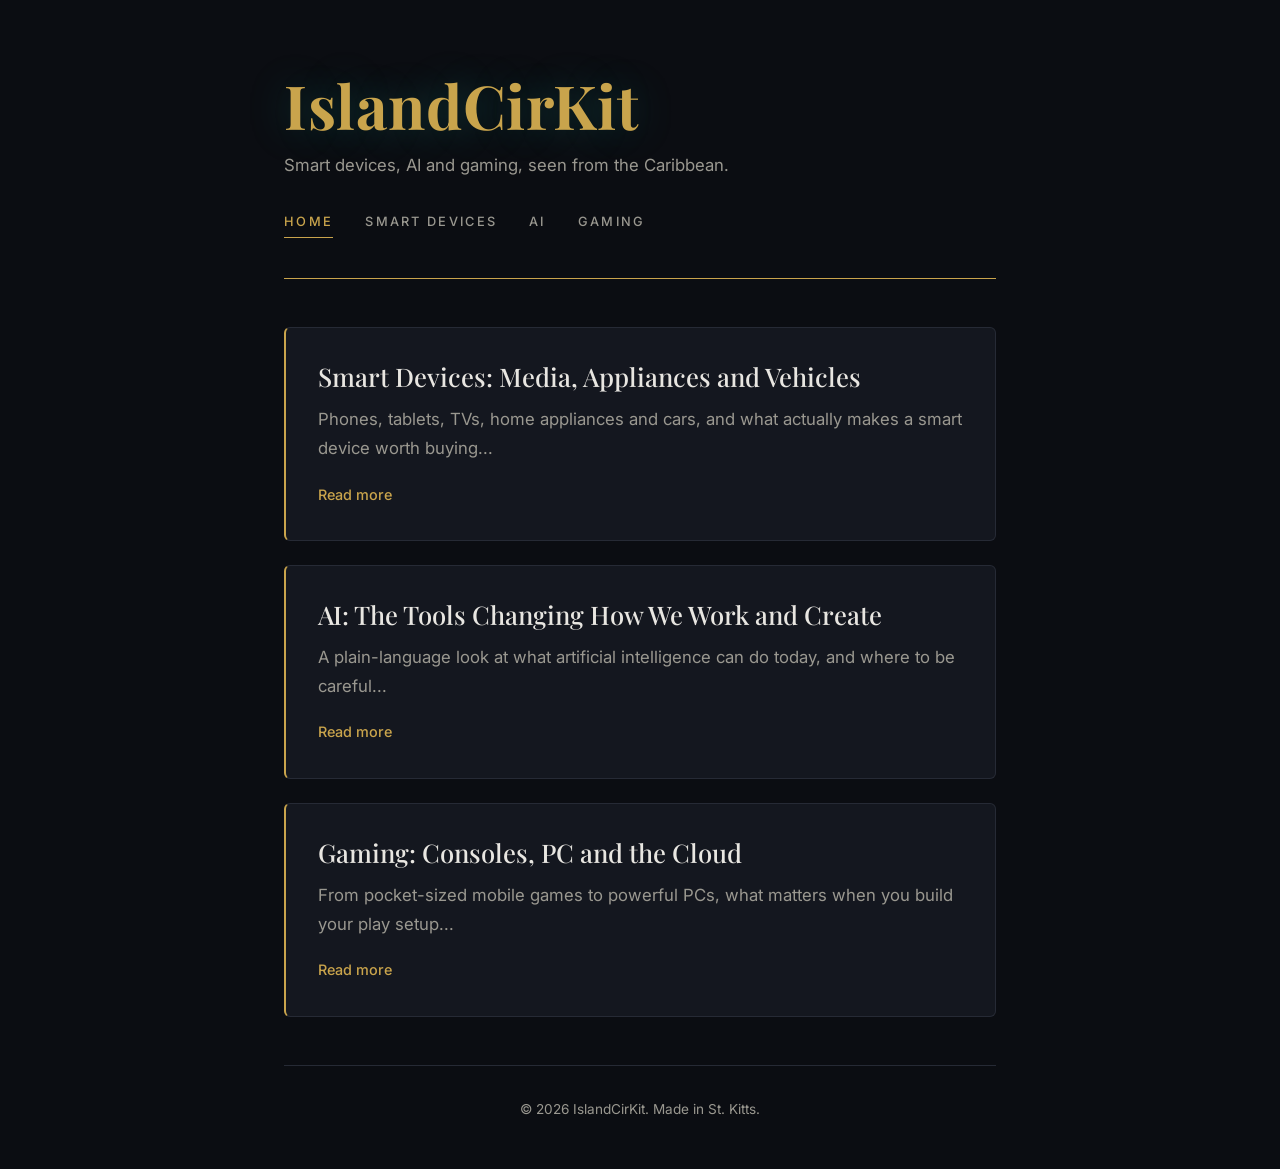
<file: index.html>
<!DOCTYPE html>
<html lang="en">
<head>
  <meta charset="UTF-8">
  <meta name="viewport" content="width=device-width, initial-scale=1.0">
  <title>IslandCirKit | Tech, design and ideas</title>

  <link rel="preconnect" href="https://fonts.googleapis.com">
  <link rel="preconnect" href="https://fonts.gstatic.com" crossorigin>
  <link href="https://fonts.googleapis.com/css2?family=Inter:wght@400;500&family=Playfair+Display:wght@500;700&display=swap" rel="stylesheet">

  <link rel="stylesheet" href="style.css">
</head>
<body>

  <header class="site-header">
    <h1 class="logo">IslandCirKit</h1>
    <p class="tagline">Smart devices, AI and gaming, seen from the Caribbean.</p>

    <nav class="nav" aria-label="Main navigation">
      <a href="index.html" class="active">Home</a>
      <a href="smart-devices.html">Smart Devices</a>
      <a href="ai.html">AI</a>
      <a href="gaming.html">Gaming</a>
    </nav>
  </header>

  <main class="posts">

    <article class="post-card">
      <h2><a href="smart-devices.html">Smart Devices: Media, Appliances and Vehicles</a></h2>
      <p>Phones, tablets, TVs, home appliances and cars, and what actually makes a smart device worth buying...</p>
      <a href="smart-devices.html" class="read-more">Read more</a>
    </article>

    <article class="post-card">
      <h2><a href="ai.html">AI: The Tools Changing How We Work and Create</a></h2>
      <p>A plain-language look at what artificial intelligence can do today, and where to be careful...</p>
      <a href="ai.html" class="read-more">Read more</a>
    </article>

    <article class="post-card">
      <h2><a href="gaming.html">Gaming: Consoles, PC and the Cloud</a></h2>
      <p>From pocket-sized mobile games to powerful PCs, what matters when you build your play setup...</p>
      <a href="gaming.html" class="read-more">Read more</a>
    </article>

  </main>

  <footer class="site-footer">
    <p>&copy; 2026 IslandCirKit. Made in St. Kitts.</p>
  </footer>

</body>
</html>
</file>
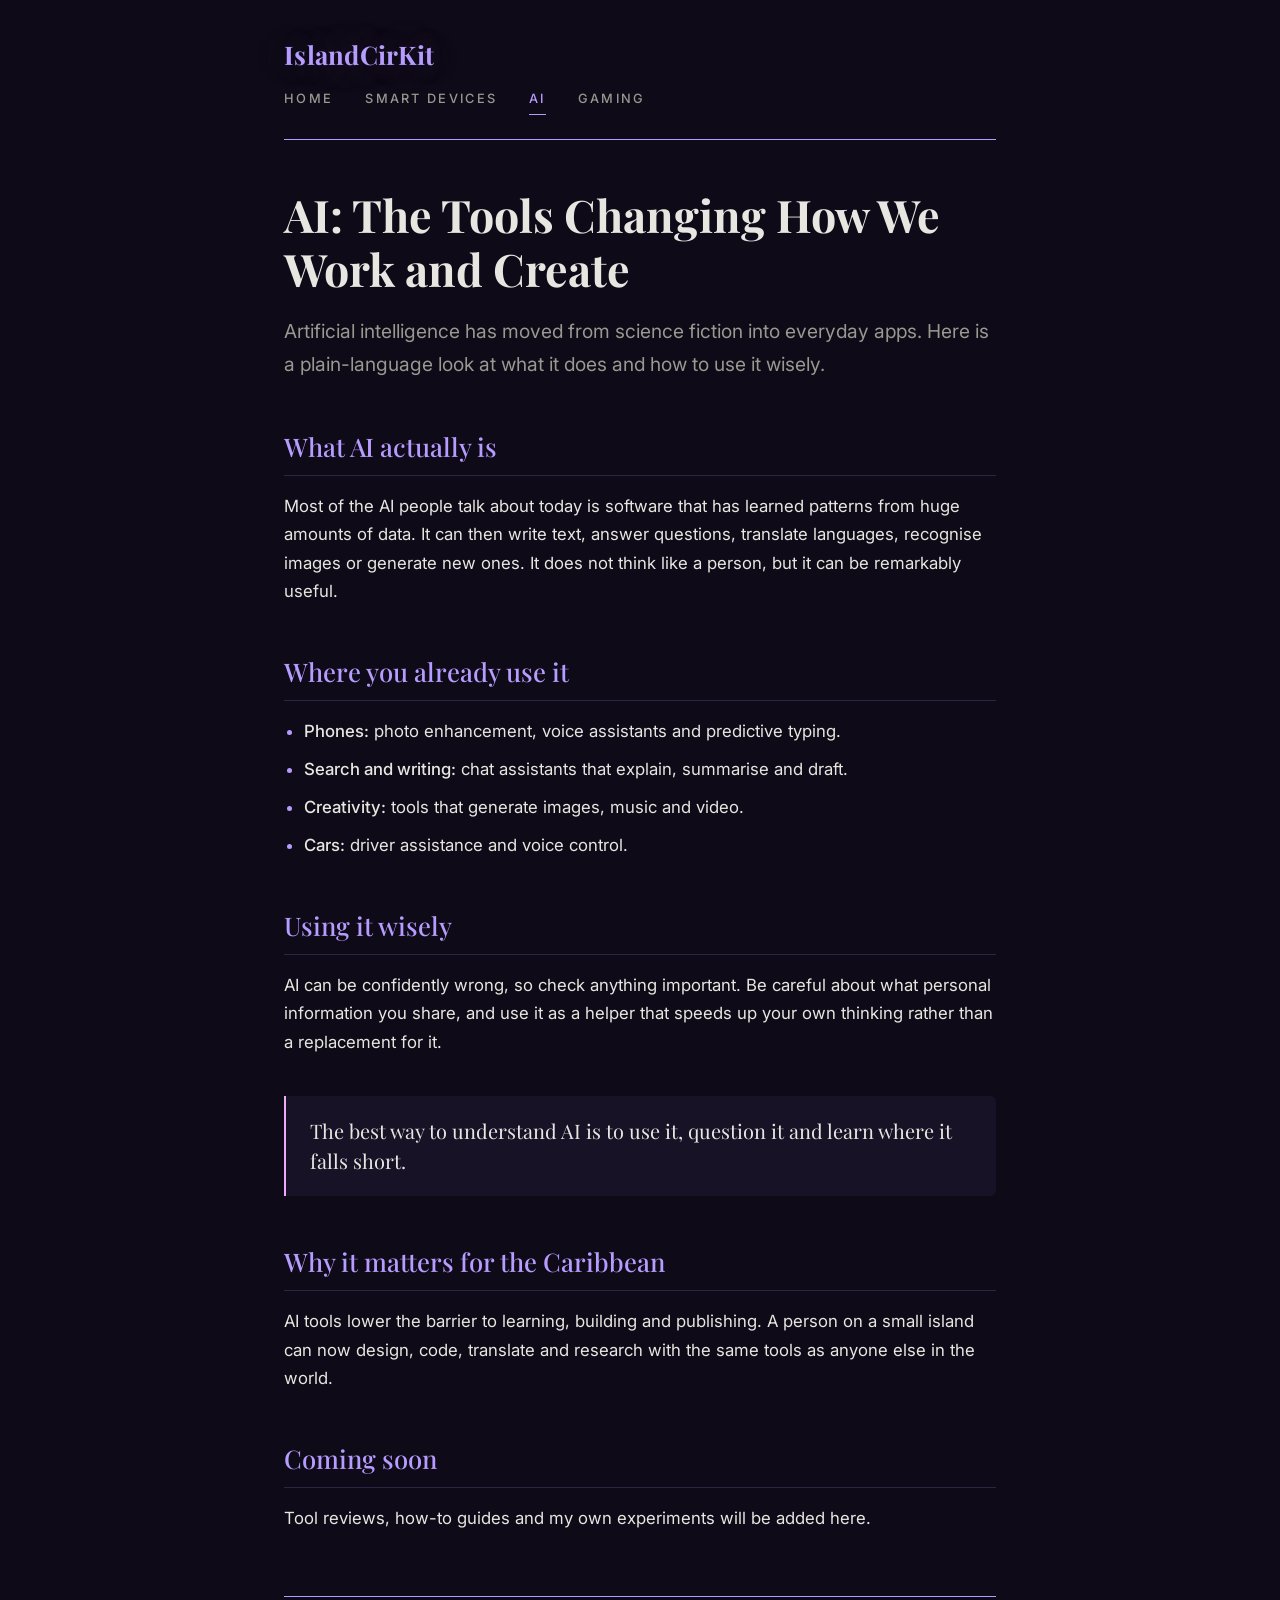
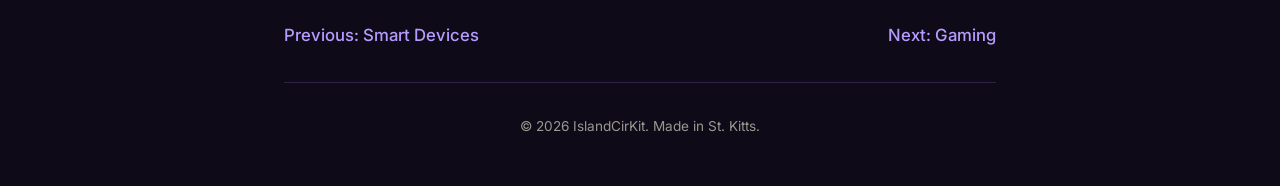
<file: ai.html>
<!DOCTYPE html>
<html lang="en">
<head>
  <meta charset="UTF-8">
  <meta name="viewport" content="width=device-width, initial-scale=1.0">
  <title>AI | IslandCirKit</title>

  <link rel="preconnect" href="https://fonts.googleapis.com">
  <link rel="preconnect" href="https://fonts.gstatic.com" crossorigin>
  <link href="https://fonts.googleapis.com/css2?family=Inter:wght@400;500&family=Playfair+Display:wght@500;700&display=swap" rel="stylesheet">

  <link rel="stylesheet" href="style.css">
</head>
<body class="theme-ai">

  <header class="site-header compact">
    <p class="logo"><a href="index.html">IslandCirKit</a></p>
    <nav class="nav" aria-label="Main navigation">
      <a href="index.html">Home</a>
      <a href="smart-devices.html">Smart Devices</a>
      <a href="ai.html" class="active">AI</a>
      <a href="gaming.html">Gaming</a>
    </nav>
  </header>

  <main class="article">
    <h1>AI: The Tools Changing How We Work and Create</h1>
    <p class="lead">Artificial intelligence has moved from science fiction into everyday apps. Here is a plain-language look at what it does and how to use it wisely.</p>

    <h2>What AI actually is</h2>
    <p>Most of the AI people talk about today is software that has learned patterns from huge amounts of data. It can then write text, answer questions, translate languages, recognise images or generate new ones. It does not think like a person, but it can be remarkably useful.</p>

    <h2>Where you already use it</h2>
    <ul>
      <li><strong>Phones:</strong> photo enhancement, voice assistants and predictive typing.</li>
      <li><strong>Search and writing:</strong> chat assistants that explain, summarise and draft.</li>
      <li><strong>Creativity:</strong> tools that generate images, music and video.</li>
      <li><strong>Cars:</strong> driver assistance and voice control.</li>
    </ul>

    <h2>Using it wisely</h2>
    <p>AI can be confidently wrong, so check anything important. Be careful about what personal information you share, and use it as a helper that speeds up your own thinking rather than a replacement for it.</p>

    <blockquote>The best way to understand AI is to use it, question it and learn where it falls short.</blockquote>

    <h2>Why it matters for the Caribbean</h2>
    <p>AI tools lower the barrier to learning, building and publishing. A person on a small island can now design, code, translate and research with the same tools as anyone else in the world.</p>

    <h2>Coming soon</h2>
    <p>Tool reviews, how-to guides and my own experiments will be added here.</p>

    <nav class="article-nav" aria-label="More articles">
      <a href="smart-devices.html">Previous: Smart Devices</a>
      <a href="gaming.html">Next: Gaming</a>
    </nav>
  </main>

  <footer class="site-footer">
    <p>&copy; 2026 IslandCirKit. Made in St. Kitts.</p>
  </footer>

</body>
</html>
</file>
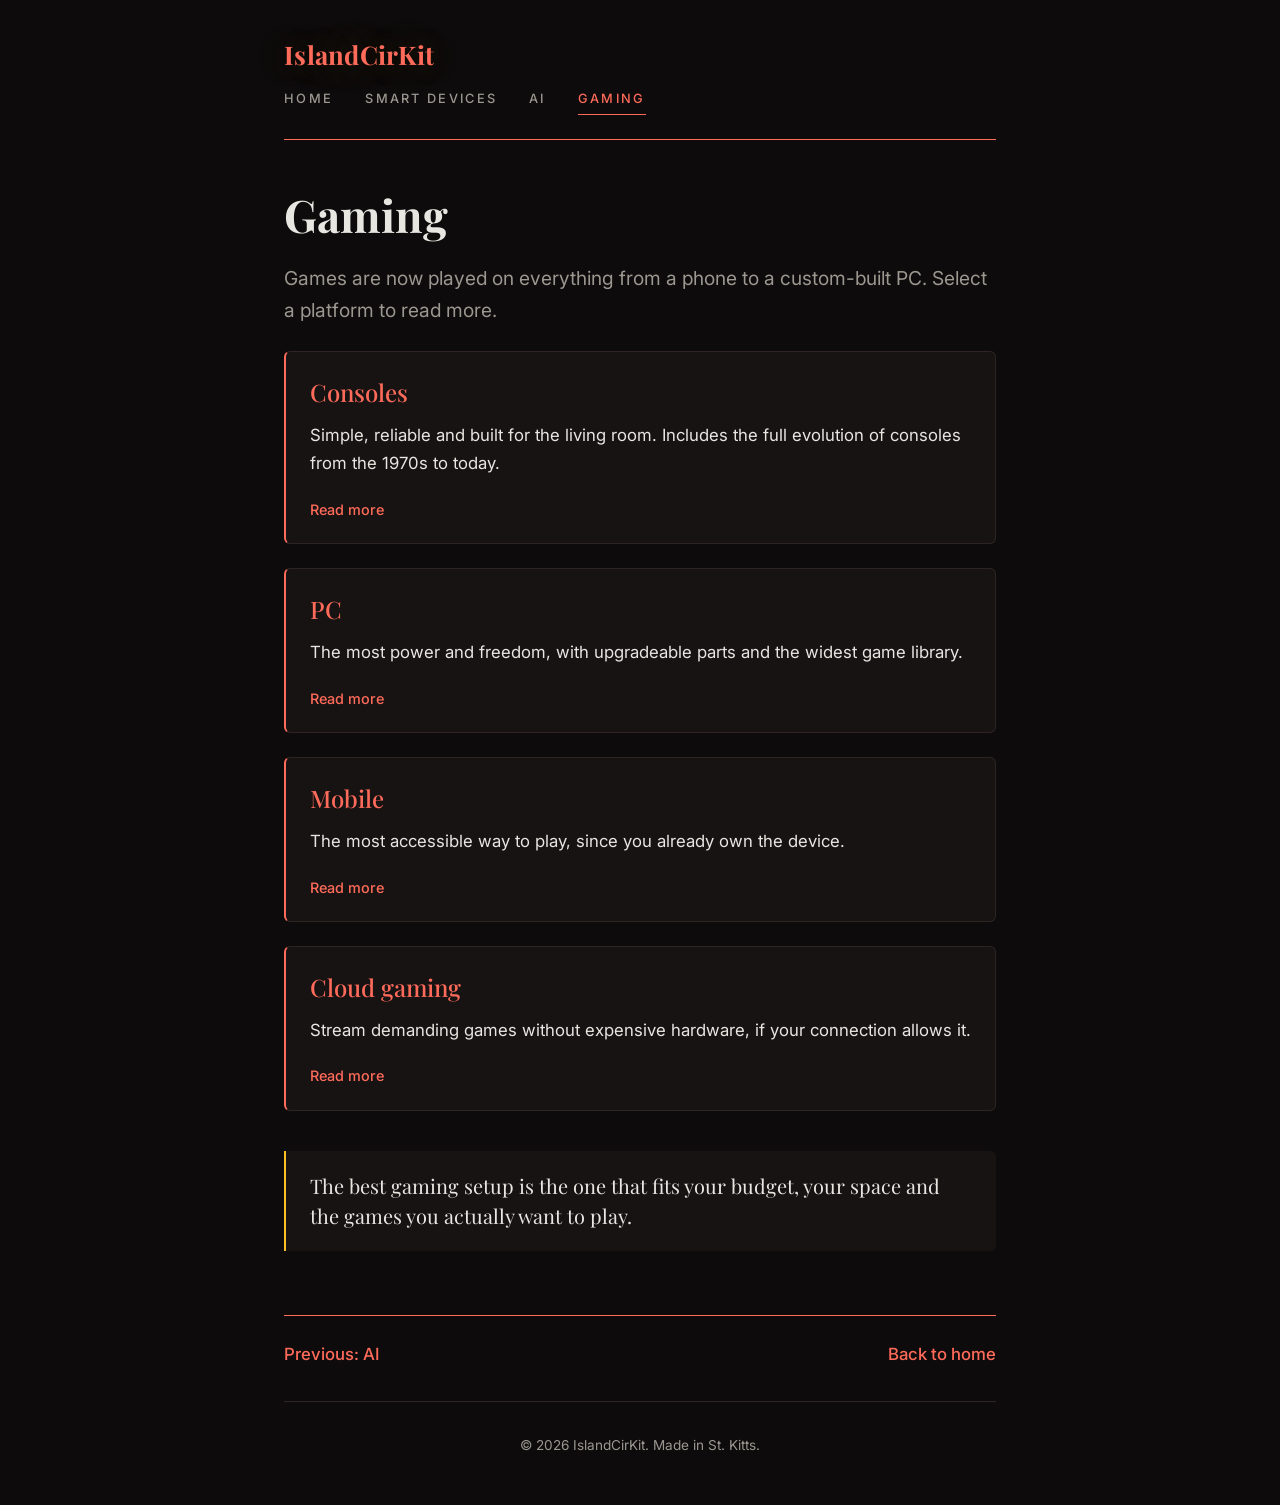
<file: gaming.html>
<!DOCTYPE html>
<html lang="en">
<head>
  <meta charset="UTF-8">
  <meta name="viewport" content="width=device-width, initial-scale=1.0">
  <title>Gaming | IslandCirKit</title>

  <link rel="preconnect" href="https://fonts.googleapis.com">
  <link rel="preconnect" href="https://fonts.gstatic.com" crossorigin>
  <link href="https://fonts.googleapis.com/css2?family=Inter:wght@400;500&family=Playfair+Display:wght@500;700&display=swap" rel="stylesheet">

  <link rel="stylesheet" href="style.css">
</head>
<body class="theme-gaming">

  <header class="site-header compact">
    <p class="logo"><a href="index.html">IslandCirKit</a></p>
    <nav class="nav" aria-label="Main navigation">
      <a href="index.html">Home</a>
      <a href="smart-devices.html">Smart Devices</a>
      <a href="ai.html">AI</a>
      <a href="gaming.html" class="active">Gaming</a>
    </nav>
  </header>

  <main class="article">
    <h1>Gaming</h1>
    <p class="lead">Games are now played on everything from a phone to a custom-built PC. Select a platform to read more.</p>

    <section>
      <div class="topic">
        <h2><a href="consoles.html">Consoles</a></h2>
        <p>Simple, reliable and built for the living room. Includes the full evolution of consoles from the 1970s to today.</p>
        <a href="consoles.html" class="read-more">Read more</a>
      </div>

      <div class="topic">
        <h2><a href="pc-gaming.html">PC</a></h2>
        <p>The most power and freedom, with upgradeable parts and the widest game library.</p>
        <a href="pc-gaming.html" class="read-more">Read more</a>
      </div>

      <div class="topic">
        <h2><a href="mobile-gaming.html">Mobile</a></h2>
        <p>The most accessible way to play, since you already own the device.</p>
        <a href="mobile-gaming.html" class="read-more">Read more</a>
      </div>

      <div class="topic">
        <h2><a href="cloud-gaming.html">Cloud gaming</a></h2>
        <p>Stream demanding games without expensive hardware, if your connection allows it.</p>
        <a href="cloud-gaming.html" class="read-more">Read more</a>
      </div>
    </section>

    <blockquote>The best gaming setup is the one that fits your budget, your space and the games you actually want to play.</blockquote>

    <nav class="article-nav" aria-label="More articles">
      <a href="ai.html">Previous: AI</a>
      <a href="index.html">Back to home</a>
    </nav>
  </main>

  <footer class="site-footer">
    <p>&copy; 2026 IslandCirKit. Made in St. Kitts.</p>
  </footer>

</body>
</html>
</file>
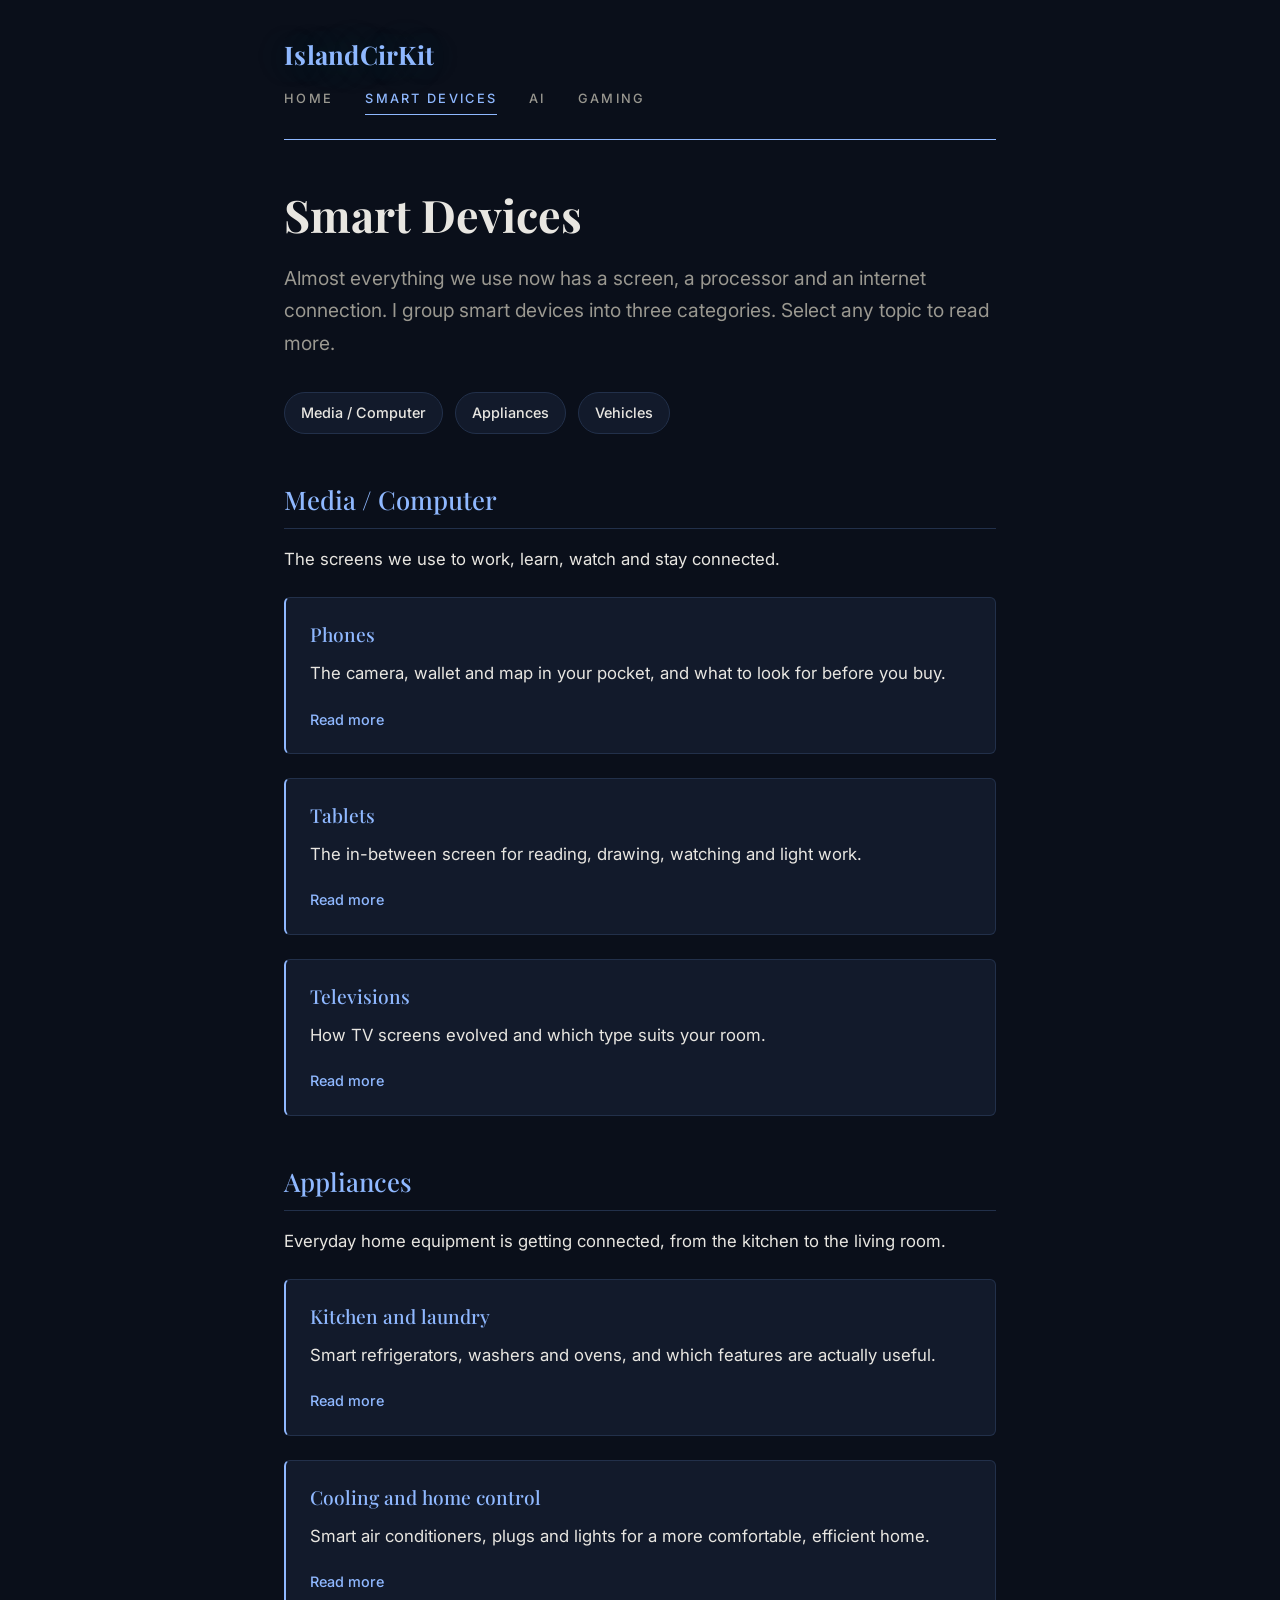
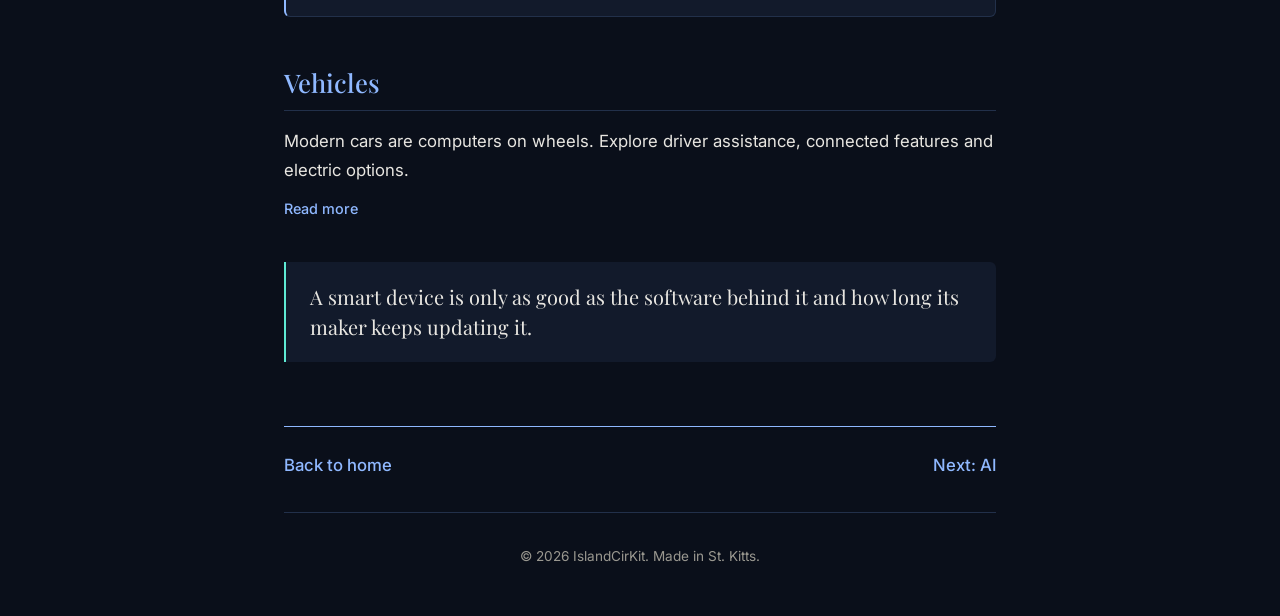
<file: smart-devices.html>
<!DOCTYPE html>
<html lang="en">
<head>
  <meta charset="UTF-8">
  <meta name="viewport" content="width=device-width, initial-scale=1.0">
  <title>Smart Devices | IslandCirKit</title>

  <link rel="preconnect" href="https://fonts.googleapis.com">
  <link rel="preconnect" href="https://fonts.gstatic.com" crossorigin>
  <link href="https://fonts.googleapis.com/css2?family=Inter:wght@400;500&family=Playfair+Display:wght@500;700&display=swap" rel="stylesheet">

  <link rel="stylesheet" href="style.css">
</head>
<body class="theme-smart">

  <header class="site-header compact">
    <p class="logo"><a href="index.html">IslandCirKit</a></p>
    <nav class="nav" aria-label="Main navigation">
      <a href="index.html">Home</a>
      <a href="smart-devices.html" class="active">Smart Devices</a>
      <a href="ai.html">AI</a>
      <a href="gaming.html">Gaming</a>
    </nav>
  </header>

  <main class="article">
    <h1>Smart Devices</h1>
    <p class="lead">Almost everything we use now has a screen, a processor and an internet connection. I group smart devices into three categories. Select any topic to read more.</p>

    <nav class="categories" aria-label="Smart device categories">
      <a href="#media-computer">Media / Computer</a>
      <a href="#appliances">Appliances</a>
      <a href="#vehicles">Vehicles</a>
    </nav>

    <section id="media-computer">
      <h2>Media / Computer</h2>
      <p>The screens we use to work, learn, watch and stay connected.</p>

      <div class="topic">
        <h3><a href="phones.html">Phones</a></h3>
        <p>The camera, wallet and map in your pocket, and what to look for before you buy.</p>
        <a href="phones.html" class="read-more">Read more</a>
      </div>

      <div class="topic">
        <h3><a href="tablets.html">Tablets</a></h3>
        <p>The in-between screen for reading, drawing, watching and light work.</p>
        <a href="tablets.html" class="read-more">Read more</a>
      </div>

      <div class="topic">
        <h3><a href="televisions.html">Televisions</a></h3>
        <p>How TV screens evolved and which type suits your room.</p>
        <a href="televisions.html" class="read-more">Read more</a>
      </div>
    </section>

    <section id="appliances">
      <h2>Appliances</h2>
      <p>Everyday home equipment is getting connected, from the kitchen to the living room.</p>

      <div class="topic">
        <h3><a href="kitchen-laundry.html">Kitchen and laundry</a></h3>
        <p>Smart refrigerators, washers and ovens, and which features are actually useful.</p>
        <a href="kitchen-laundry.html" class="read-more">Read more</a>
      </div>

      <div class="topic">
        <h3><a href="cooling-home-control.html">Cooling and home control</a></h3>
        <p>Smart air conditioners, plugs and lights for a more comfortable, efficient home.</p>
        <a href="cooling-home-control.html" class="read-more">Read more</a>
      </div>
    </section>

    <section id="vehicles">
      <h2><a href="vehicles.html">Vehicles</a></h2>
      <p>Modern cars are computers on wheels. Explore driver assistance, connected features and electric options.</p>
      <a href="vehicles.html" class="read-more">Read more</a>
    </section>

    <blockquote>A smart device is only as good as the software behind it and how long its maker keeps updating it.</blockquote>

    <nav class="article-nav" aria-label="More articles">
      <a href="index.html">Back to home</a>
      <a href="ai.html">Next: AI</a>
    </nav>
  </main>

  <footer class="site-footer">
    <p>&copy; 2026 IslandCirKit. Made in St. Kitts.</p>
  </footer>

</body>
</html>
</file>
<file: style.css>
/* ==========================================================
   IslandCirKit | Dark luxe theme
   Change a color once here and it updates across the site.
   ========================================================== */
:root {
  --bg: #0B0D12;          /* page background */
  --card: #14171F;        /* post cards */
  --text: #E8E6E1;        /* main text */
  --muted: #9A9890;       /* secondary text */
  --gold: #C9A44C;        /* main accent */
  --teal: #2DD4BF;        /* glow accent */
  --border: #262A35;      /* soft card borders */
}

/* ---------- Base ---------- */
* {
  box-sizing: border-box;
  margin: 0;
  padding: 0;
}

body {
  background: var(--bg);
  color: var(--text);
  font-family: "Inter", system-ui, sans-serif;
  font-size: 1.05rem;
  line-height: 1.7;
  max-width: 760px;
  margin: 0 auto;
  padding: 0 1.5rem;
}

a {
  color: inherit;
  text-decoration: none;
}

/* Visible keyboard focus */
a:focus-visible {
  outline: 2px solid var(--teal);
  outline-offset: 4px;
}

/* ---------- Header ---------- */
.site-header {
  padding: 4.5rem 0 2.5rem;
  border-bottom: 1px solid var(--gold);
}

.logo {
  font-family: "Playfair Display", Georgia, serif;
  font-weight: 700;
  font-size: clamp(2.4rem, 8vw, 3.8rem);
  line-height: 1.1;
  letter-spacing: 0.01em;
  color: var(--gold);
  text-shadow: 0 0 40px color-mix(in srgb, var(--teal) 25%, transparent); /* faint teal glow */
}

.tagline {
  margin-top: 0.75rem;
  color: var(--muted);
}

/* ---------- Navigation ---------- */
.nav {
  display: flex;
  flex-wrap: wrap;
  gap: 2rem;
  margin-top: 2rem;
}

.nav a {
  font-size: 0.8rem;
  font-weight: 500;
  letter-spacing: 0.18em;
  text-transform: uppercase;
  color: var(--muted);
  padding-bottom: 4px;
  border-bottom: 1px solid transparent;
  transition: color 0.2s, border-color 0.2s;
}

.nav a:hover,
.nav a.active {
  color: var(--gold);
  border-bottom-color: var(--gold);
}

/* ---------- Posts ---------- */
.posts {
  display: grid;
  gap: 1.5rem;
  padding: 3rem 0;
}

.post-card {
  background: var(--card);
  border: 1px solid var(--border);
  border-left: 2px solid var(--gold);
  border-radius: 6px;
  padding: 2rem;
  transition: border-color 0.25s, box-shadow 0.25s;
}

.post-card:hover {
  border-color: var(--gold);
  box-shadow: 0 0 28px color-mix(in srgb, var(--teal) 12%, transparent);
}

.post-card h2 {
  font-family: "Playfair Display", Georgia, serif;
  font-weight: 500;
  font-size: 1.6rem;
  line-height: 1.3;
}

.post-card h2 a:hover {
  color: var(--gold);
}

.post-card p {
  margin-top: 0.75rem;
  color: var(--muted);
}

.read-more {
  display: inline-block;
  margin-top: 1.25rem;
  font-size: 0.9rem;
  font-weight: 500;
  color: var(--gold);
  border-bottom: 1px solid transparent;
  transition: color 0.2s, border-color 0.2s;
}

.read-more:hover {
  color: var(--teal);
  border-bottom-color: var(--teal);
}

/* ---------- Footer ---------- */
.site-footer {
  border-top: 1px solid var(--border);
  padding: 2rem 0 3rem;
  text-align: center;
  font-size: 0.85rem;
  color: var(--muted);
}

/* ---------- Small screens ---------- */
@media (max-width: 520px) {
  .site-header { padding-top: 3rem; }
  .nav { gap: 1.25rem; }
  .post-card { padding: 1.5rem; }
}

/* Respect users who prefer less motion */
@media (prefers-reduced-motion: reduce) {
  * { transition: none !important; }
}

/* ==========================================================
   Article pages
   ========================================================== */

/* Smaller header on article pages */
.site-header.compact {
  padding: 2.5rem 0 1.5rem;
}

.site-header.compact .logo {
  font-size: 1.6rem;
}

.site-header.compact .nav {
  margin-top: 1.25rem;
}

.article {
  padding: 3rem 0 2rem;
}

.article h1 {
  font-family: "Playfair Display", Georgia, serif;
  font-weight: 700;
  font-size: clamp(2rem, 6vw, 2.8rem);
  line-height: 1.2;
  color: var(--text);
}

.article .lead {
  margin-top: 1.25rem;
  font-size: 1.2rem;
  color: var(--muted);
}

.article h2 {
  font-family: "Playfair Display", Georgia, serif;
  font-weight: 500;
  font-size: 1.6rem;
  color: var(--gold);
  margin-top: 2.75rem;
  padding-bottom: 0.4rem;
  border-bottom: 1px solid var(--border);
}

.article p {
  margin-top: 1rem;
}

.article ul {
  margin-top: 1rem;
  padding-left: 1.25rem;
}

.article li {
  margin-top: 0.6rem;
}

.article li::marker {
  color: var(--gold);
}

.article strong {
  color: var(--text);
  font-weight: 500;
}

.article blockquote {
  margin-top: 2.5rem;
  padding: 1.25rem 1.5rem;
  background: var(--card);
  border-left: 2px solid var(--teal);
  border-radius: 0 6px 6px 0;
  font-family: "Playfair Display", Georgia, serif;
  font-size: 1.25rem;
  line-height: 1.5;
}

/* Previous / next links at the bottom */
.article-nav {
  display: flex;
  justify-content: space-between;
  flex-wrap: wrap;
  gap: 1rem;
  margin-top: 4rem;
  padding-top: 1.5rem;
  border-top: 1px solid var(--gold);
}

.article-nav a {
  color: var(--gold);
  font-weight: 500;
  transition: color 0.2s;
}

.article-nav a:hover {
  color: var(--teal);
}

/* ==========================================================
   Smart Devices categories
   ========================================================== */
.categories {
  display: flex;
  flex-wrap: wrap;
  gap: 0.75rem;
  margin-top: 2rem;
}

.categories a {
  padding: 0.5rem 1rem;
  background: var(--card);
  border: 1px solid var(--border);
  border-radius: 999px;
  font-size: 0.9rem;
  font-weight: 500;
  color: var(--text);
  transition: color 0.2s, border-color 0.2s;
}

.categories a:hover {
  color: var(--gold);
  border-color: var(--gold);
}

.article section {
  scroll-margin-top: 1.5rem;
}

html {
  scroll-behavior: smooth;
}

.article h3 {
  margin-top: 1.75rem;
  font-family: "Playfair Display", Georgia, serif;
  font-weight: 500;
  font-size: 1.2rem;
  color: var(--text);
}

@media (prefers-reduced-motion: reduce) {
  html { scroll-behavior: auto; }
}

/* ==========================================================
   Topic pages: breadcrumb, photos, timeline, topic links
   ========================================================== */

/* Breadcrumb shows where you are: Hub / Topic */
.breadcrumb {
  margin: 0 0 1rem;
  font-size: 0.85rem;
  color: var(--muted);
}

.breadcrumb a {
  color: var(--gold);
}

.breadcrumb a:hover {
  color: var(--teal);
}

/* Photos */
.photo {
  margin: 2rem 0 0;
}

.photo img {
  display: block;
  width: 100%;
  height: auto;
  border-radius: 6px;
  border: 1px solid var(--border);
}

.photo figcaption {
  margin-top: 0.6rem;
  font-size: 0.85rem;
  color: var(--muted);
}

/* Shown only while the image file is missing */
.photo:not(:has(img))::before {
  content: "Add photo: " attr(data-file);
  display: flex;
  align-items: center;
  justify-content: center;
  min-height: 220px;
  padding: 1rem;
  text-align: center;
  font-size: 0.9rem;
  color: var(--muted);
  background: var(--card);
  border: 1px dashed var(--gold);
  border-radius: 6px;
}

/* Timeline (used for real sequences, like how consoles evolved) */
.article .timeline {
  list-style: none;
  margin: 1.75rem 0 0 0.5rem;
  padding-left: 0;
  border-left: 1px solid var(--gold);
}

.article .timeline li {
  position: relative;
  margin-top: 0;
  padding: 0 0 1.5rem 1.75rem;
}

.article .timeline li::before {
  content: "";
  position: absolute;
  left: -5px;
  top: 0.55rem;
  width: 9px;
  height: 9px;
  border-radius: 50%;
  background: var(--teal);
  box-shadow: 0 0 10px color-mix(in srgb, var(--teal) 50%, transparent);
}

.timeline .year {
  display: block;
  font-family: "Playfair Display", Georgia, serif;
  font-size: 1.15rem;
  color: var(--gold);
}

/* Clickable topics on the Smart Devices and Gaming pages */
.topic {
  margin-top: 1.5rem;
  padding: 1.25rem 1.5rem;
  background: var(--card);
  border: 1px solid var(--border);
  border-left: 2px solid var(--gold);
  border-radius: 6px;
  transition: border-color 0.25s, box-shadow 0.25s;
}

.topic:hover {
  border-color: var(--gold);
  box-shadow: 0 0 28px color-mix(in srgb, var(--teal) 12%, transparent);
}

.article .topic h2,
.article .topic h3 {
  margin-top: 0;
  padding-bottom: 0;
  border-bottom: none;
}

.article .topic h2 {
  font-size: 1.5rem;
}

.article .topic h3 {
  color: var(--gold);
}

.article h2 a:hover,
.article h3 a:hover {
  color: var(--teal);
}

.article .topic p {
  margin-top: 0.5rem;
}

.article section > .read-more {
  margin-top: 0.75rem;
}

/* ==========================================================
   Page themes
   Homepage keeps the default gold look. Each section below
   overrides the color variables set at the top of this file.
   ========================================================== */

/* Smart Devices: deep navy with ice-blue accent */
body.theme-smart {
  --bg: #0A0F1A;
  --card: #121A2B;
  --border: #22304A;
  --gold: #8FB8FF;
  --teal: #5EEAD4;
}

/* AI: deep violet with lilac accent */
body.theme-ai {
  --bg: #0E0A17;
  --card: #181226;
  --border: #2E2445;
  --gold: #B79CFF;
  --teal: #F0ABFC;
}

/* Gaming: near-black with ember red accent */
body.theme-gaming {
  --bg: #0D0B0B;
  --card: #171313;
  --border: #2E2424;
  --gold: #FF6B5A;
  --teal: #FBBF24;
}
</file>
